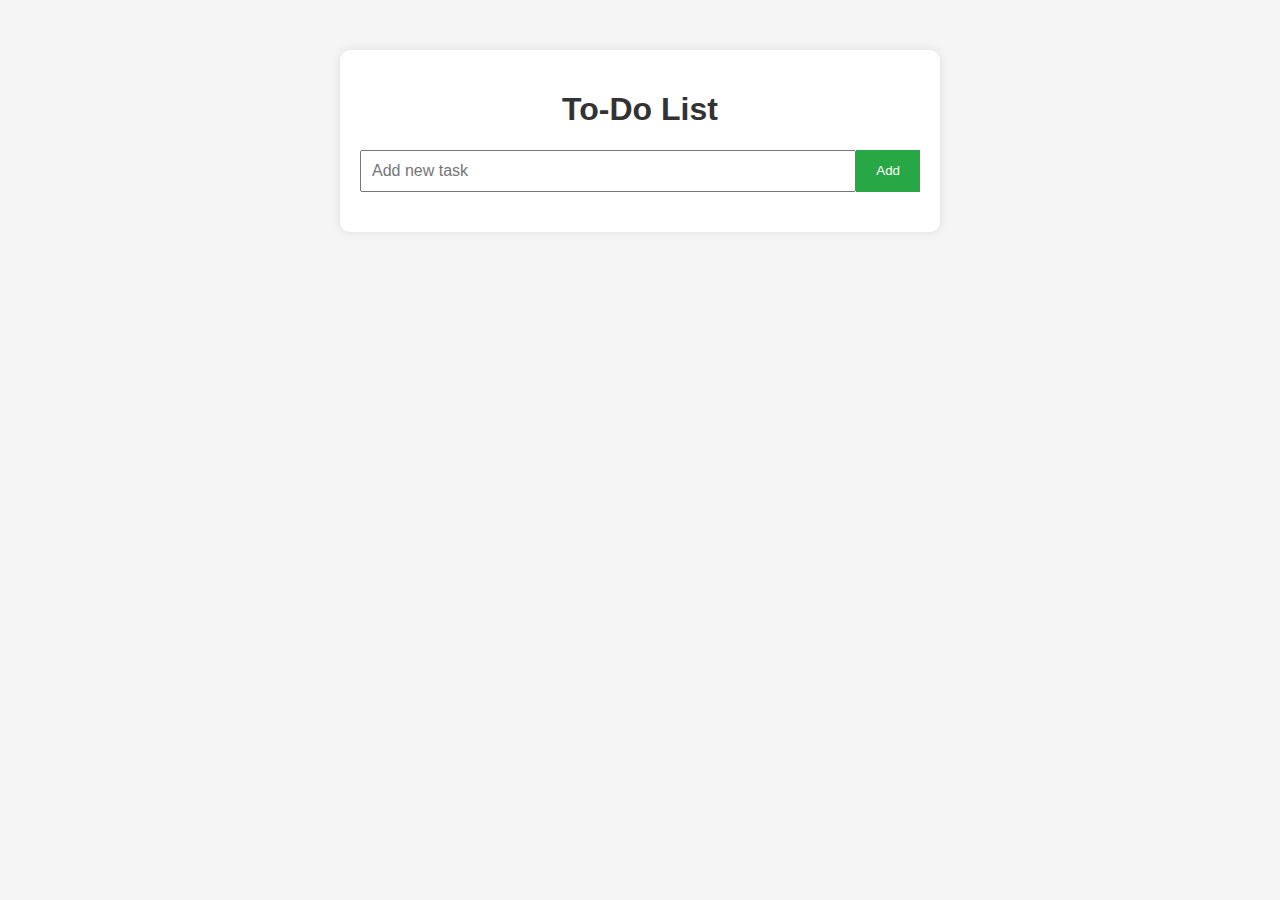
<file: task-5.html>
<!DOCTYPE html>
<html lang="en">
<head>
  <meta charset="UTF-8">
  <meta name="viewport" content="width=device-width, initial-scale=1.0">
  <title>To-Do List</title>
  <style>
    /* Reset box-sizing for consistent rendering */
    * {
      box-sizing: border-box;
    }

    /* Basic body styling */
    body {
      font-family: Arial, sans-serif;
      background-color: #f5f5f5;
      margin: 0;
      padding: 0;
    }

    /* Main container for the app */
    .container {
      max-width: 600px;
      margin: 50px auto;
      background: white;
      padding: 20px;
      border-radius: 10px;
      box-shadow: 0 0 10px rgba(0,0,0,0.1);
    }

    /* Header styling */
    h1 {
      text-align: center;
      color: #333;
    }

    /* Grouping input and button */
    .input-group {
      display: flex;
      margin-bottom: 20px;
    }

    /* Input field styling */
    .input-group input {
      flex: 1;
      padding: 10px;
      font-size: 16px;
    }

    /* Add button styling */
    .input-group button {
      padding: 10px 20px;
      background-color: #28a745;
      color: white;
      border: none;
      cursor: pointer;
    }

    /* Button hover effect */
    .input-group button:hover {
      background-color: #218838;
    }

    /* Task list styling */
    ul {
      list-style: none;
      padding: 0;
    }

    /* Individual task item */
    li {
      padding: 10px;
      background-color: #fafafa;
      margin-bottom: 10px;
      display: flex;
      justify-content: space-between;
      align-items: center;
      border-radius: 5px;
    }

    /* Style for completed tasks */
    .completed {
      text-decoration: line-through;
      color: #888;
    }

    /* Action buttons (complete, edit, delete) */
    .actions button {
      margin-left: 5px;
      background: none;
      border: none;
      cursor: pointer;
      font-size: 18px;
    }

    /* Hover effect for action buttons */
    .actions button:hover {
      color: red;
    }

    /* Responsive layout for smaller screens */
    @media (max-width: 600px) {
      .input-group {
        flex-direction: column;
      }
      .input-group input, .input-group button {
        width: 100%;
        margin-bottom: 10px;
      }
    }
  </style>
</head>
<body>
  <div class="container">
    <h1>To-Do List</h1>
    <!-- Input section to add new tasks -->
    <div class="input-group">
      <input type="text" id="taskInput" placeholder="Add new task">
      <button onclick="addTask()">Add</button>
    </div>
    <!-- Task list container -->
    <ul id="taskList"></ul>
  </div>

  <script>
    // Function to add a new task to the list
    function addTask() {
      const input = document.getElementById('taskInput'); // Get the input element
      const taskText = input.value.trim(); // Remove any whitespace

      // Do nothing if input is empty
      if (!taskText) return;

      // Create a new <li> element for the task
      const li = document.createElement('li');

      // Define the inner HTML of the task item with buttons for actions
      li.innerHTML = `
        <span class="task-text">${taskText}</span>
        <div class="actions">
          <button onclick="toggleComplete(this)">&#10003;</button> <!-- Mark as complete -->
          <button onclick="editTask(this)">&#9998;</button> <!-- Edit task -->
          <button onclick="deleteTask(this)">&#10060;</button> <!-- Delete task -->
        </div>
      `;

      // Append the new task to the task list
      document.getElementById('taskList').appendChild(li);

      // Clear the input field
      input.value = '';
    }

    // Function to mark a task as completed or uncompleted
    function toggleComplete(btn) {
      const li = btn.closest('li'); // Get the parent list item
      li.classList.toggle('completed'); // Toggle the "completed" CSS class
    }

    // Function to delete a task from the list
    function deleteTask(btn) {
      btn.closest('li').remove(); // Remove the parent list item from the DOM
    }

    // Function to edit the text of an existing task
    function editTask(btn) {
      const li = btn.closest('li'); // Get the parent list item
      const taskText = li.querySelector('.task-text'); // Get the text element
      const newTask = prompt("Edit task:", taskText.textContent); // Prompt user for new task

      // If user provided new valid input, update the task text
      if (newTask !== null && newTask.trim() !== '') {
        taskText.textContent = newTask;
      }
    }
  </script>
</body> 
</html>
</file>
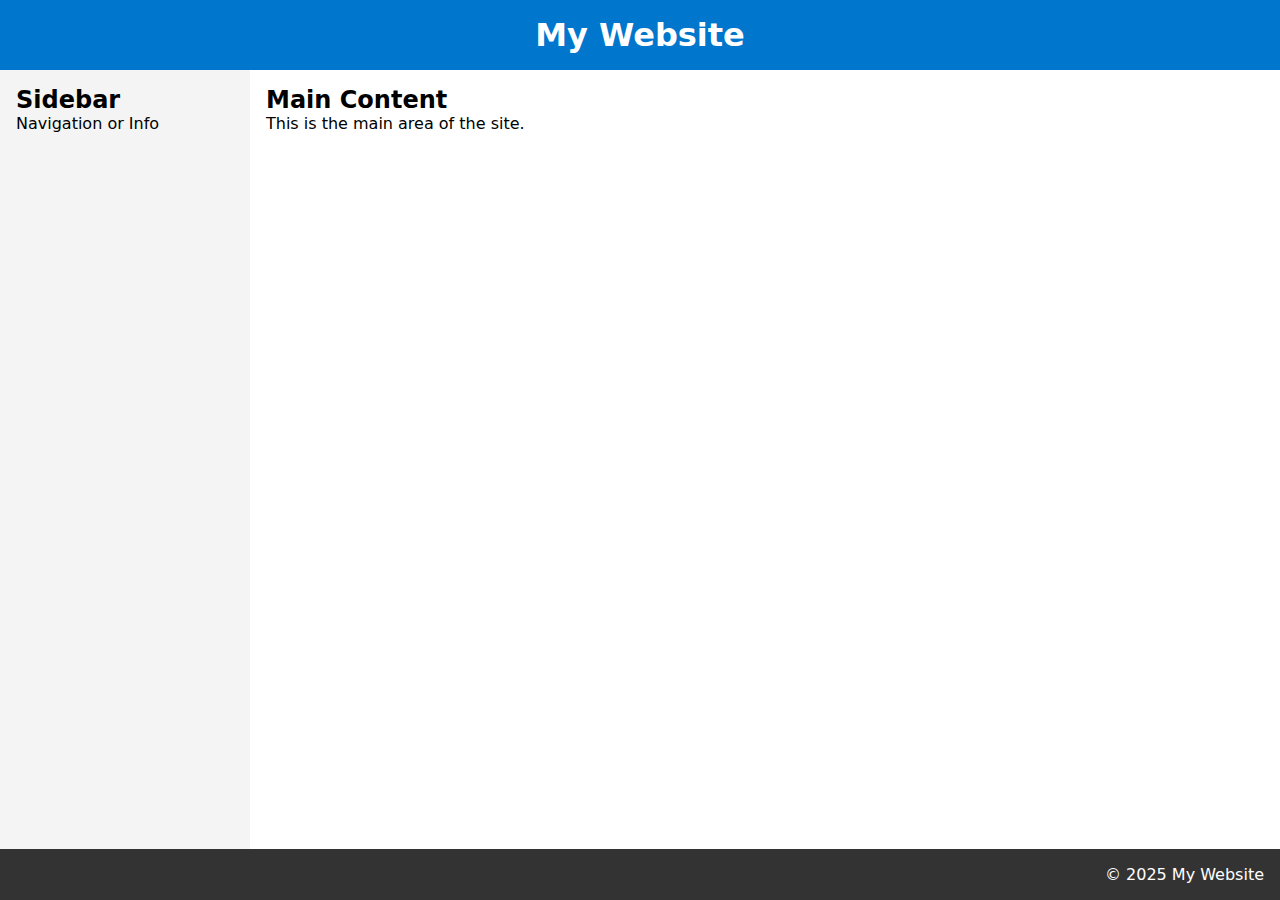
<file: task3-reswebpage.html>
<!DOCTYPE html>
<html lang="en">
<head>
  <meta charset="UTF-8" />
  <meta name="viewport" content="width=device-width, initial-scale=1.0"/>
  <title>Responsive Layout</title>
<style>
  * {
    box-sizing: border-box;
    margin: 0;
    padding: 0;
  }
  html, body {
    height: 100%;
    margin: 0;
  }
  body {
    display: flex;
    flex-direction: column;
    font-family: system-ui, -apple-system, BlinkMacSystemFont, 'Segoe UI', Roboto, Oxygen, Ubuntu, Cantarell, 'Open Sans', 'Helvetica Neue', sans-serif;
  }
  .container {
    flex: 1; /* Fills the available space */
    display: grid;
    grid-template-areas:
      "header header"
      "sidebar main"
      "footer footer";
    grid-template-columns: 250px 1fr;
    grid-template-rows: auto 1fr auto;
  }
  header {
    grid-area: header;
    background: #0077cc;
    color: white;
    padding: 1rem;
    text-align: center;
  }
  aside {
    grid-area: sidebar;
    background: #f4f4f4;
    padding: 1rem;
  }
  main {
    grid-area: main;
    padding: 1rem;
  }
  footer {
    grid-area: footer;
    background: #333;
    color: white;
    text-align: right;
    padding: 1rem;
  }

  
  @media (max-width: 700px) {
    .container {
      display: flex;
      flex-direction: column;
      flex: 1; 
    }
    header, aside, main, footer {
      width: 100%;
    }
    footer {
      margin-top: auto; 
    }
  }
</style>

</head>
<body>
  <div class="container">
    <header>
      <h1>My Website</h1>
    </header>
    <aside>
      <h2>Sidebar</h2>
      <p>Navigation or Info</p>
    </aside>
    <main>
      <h2>Main Content</h2>
      <p>This is the main area of the site.</p>
    </main>
    <footer>
      <p>&copy; 2025 My Website</p>
    </footer>
  </div>
</body>
</html>
</file>
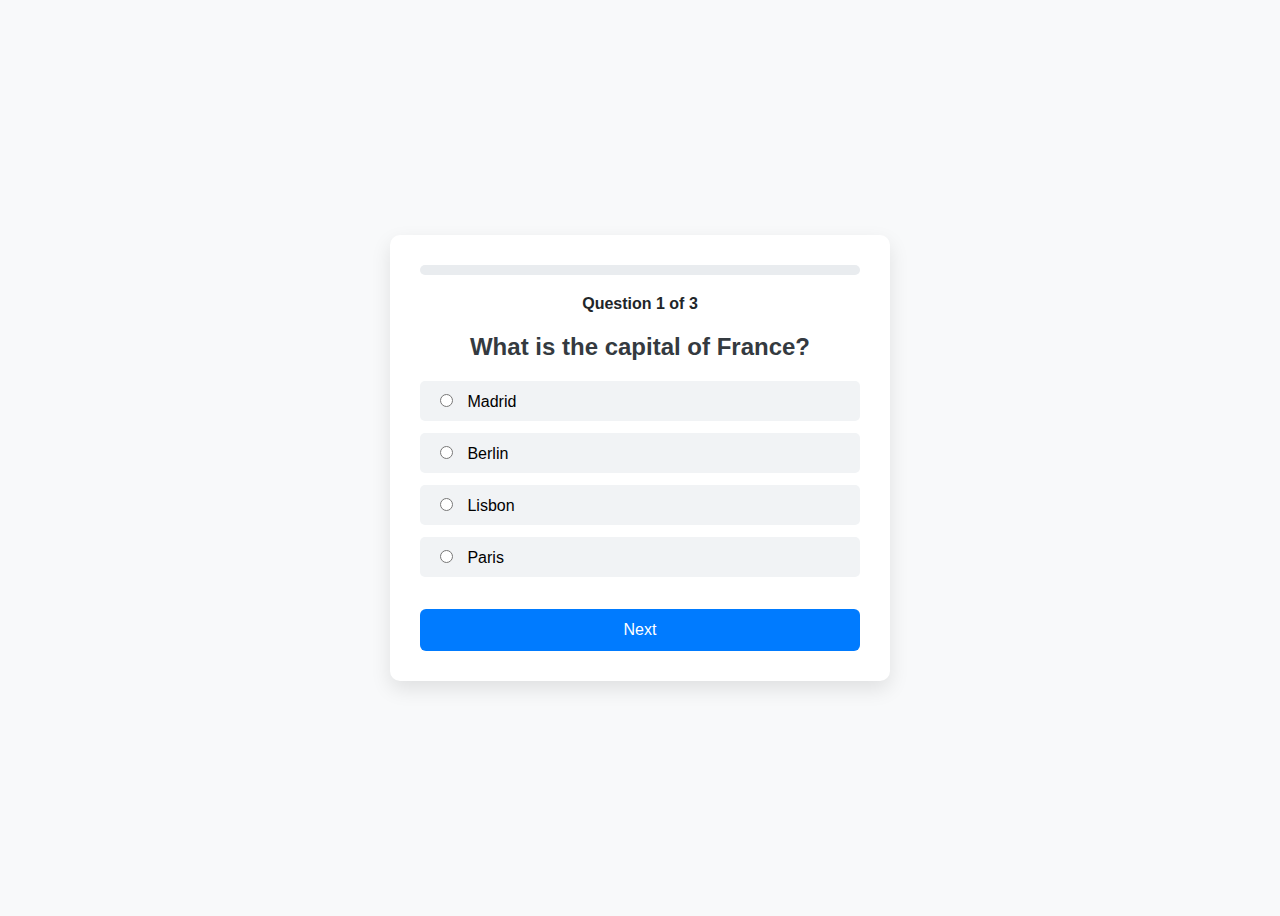
<file: task4.html>
<!DOCTYPE html>
<html lang="en">
<head>
  <meta charset="UTF-8" />
  <meta name="viewport" content="width=device-width, initial-scale=1.0" />
  <title>Quiz App</title>

  <style>
    /* Reset box-sizing for consistent layout */
    * {
      box-sizing: border-box;   
    }

    /* Set up a basic body style */
    body {
      font-family: 'Segoe UI', sans-serif;
      background: #f8f9fa;
      display: flex;
      justify-content: center;
      align-items: center;
      min-height: 100vh;
      padding: 20px;
    }

    /* Main quiz container */
    .quiz-container {
      background: rgb(255, 255, 255);
      max-width: 500px;
      width: 100%;
      padding: 30px;
      border-radius: 10px;
      box-shadow: 0 8px 20px rgba(0, 0, 0, 0.1);
      text-align: center;
    }

    /* Question text */
    h2 {
      margin-bottom: 20px;
      font-size: 24px;
      color: #343a40;
    }

    /* Each option */
    .option {
      margin-bottom: 12px;
      background: #f1f3f5;
      padding: 10px 15px;
      border-radius: 5px;
      cursor: pointer;
      text-align: left;
    }

    /* Highlight selected option */
    .option.selected {
      background-color: #cfe2ff;
    }

    /* Radio button spacing */
    .option input {
      margin-right: 10px;
    }

    /* Button styling */
    button {
      margin-top: 20px;
      padding: 12px;
      width: 100%;
      background: #007bff;
      color: white;
      border: none;
      border-radius: 6px;
      font-size: 16px;
      cursor: pointer;
      transition: background 0.3s ease;
    }

    button:hover {
      background: #0056b3;
    }

    /* Result, progress and feedback styling */
    .result, .progress, .feedback {
      margin-top: 20px;
      font-weight: bold;
      color: #212529;
    }

    /* Progress bar background */
    .progress-bar {
      background: #e9ecef;
      border-radius: 5px;
      overflow: hidden;
      margin-bottom: 10px;
      height: 10px;
    }

    /* Fill of the progress bar */
    .progress-bar-fill {
      height: 100%;
      width: 0;
      background: #007bff;
      transition: width 0.3s ease;
    }
  </style>
</head>

<body>
  <!-- Quiz UI Structure -->
  <div class="quiz-container">
    <div class="progress-bar">
      <div id="progress-bar-fill" class="progress-bar-fill"></div>
    </div>
    <div class="progress" id="progress">Question 1 of 3</div>
    <h2 id="question">Loading...</h2>
    <div id="options"></div>
    <p class="feedback" id="feedback"></p>
    <button id="nextBtn">Next</button>
  </div>

  <script>
    // Quiz questions, options, and correct answers
    const quizData = [
      {
        question: "What is the capital of France?",
        options: ["Berlin", "Madrid", "Paris", "Lisbon"],
        answer: "Paris"
      },
      {
        question: "Which planet is known as the Red Planet?",
        options: ["Earth", "Mars", "Jupiter", "Saturn"],
        answer: "Mars"
      },
      {
        question: "Who wrote 'Romeo and Juliet'?",
        options: ["Shakespeare", "Tolstoy", "Hemingway", "Tagore"],
        answer: "Shakespeare"
      }
    ];

    // State tracking variables
    let currentQuestion = 0; // Current question index
    let score = 0; // Number of correct answers
    let answered = false; // Prevents selecting answer after submission

    // DOM references
    const questionEl = document.getElementById("question");
    const optionsEl = document.getElementById("options");
    const feedbackEl = document.getElementById("feedback");
    const progressEl = document.getElementById("progress");
    const progressBarFill = document.getElementById("progress-bar-fill");
    const nextBtn = document.getElementById("nextBtn");

    // Shuffle options randomly
    function shuffle(array) {
      return array.sort(() => Math.random() - 0.5);
    }

    // Load a question on the screen
    function loadQuestion() {
      answered = false; // Reset answered state
      const questionData = quizData[currentQuestion];

      // Set question and progress text
      questionEl.innerText = questionData.question;
      progressEl.innerText = `Question ${currentQuestion + 1} of ${quizData.length}`;

      // Update progress bar
      progressBarFill.style.width = `${((currentQuestion) / quizData.length) * 100}%`;

      // Shuffle and display options
      const shuffledOptions = shuffle([...questionData.options]);
      optionsEl.innerHTML = shuffledOptions.map(opt =>
        `<div class="option">
          <label><input type="radio" name="answer" value="${opt}"> ${opt}</label>
        </div>`
      ).join("");

      // Hide previous feedback
      feedbackEl.textContent = "";
      feedbackEl.style.display = "none";

      // Handle option selection
      document.querySelectorAll(".option").forEach(option => {
        option.addEventListener("click", () => {
          if (answered) return; // Prevent changing after answering
          document.querySelectorAll(".option").forEach(o => o.classList.remove("selected"));
          option.classList.add("selected");
          option.querySelector("input").checked = true;
        });
      });
    }

    // Display final result
    function showResult() {
      const container = document.querySelector(".quiz-container");
      container.innerHTML = `
        <h2>Quiz Completed</h2>
        <p class="result">You scored ${score} out of ${quizData.length}</p>
        <p class="result">${
          score === quizData.length ? "🎉 Excellent!" :
          score >= 2 ? "🙂 Good Job!" : "😐 Try Again!"}</p>
        <button onclick="location.reload()">Restart Quiz</button>
      `;
    }

    // Handle Next button click
    nextBtn.addEventListener("click", () => {
      if (answered) return; // Prevent multiple clicks

      const selected = document.querySelector('input[name="answer"]:checked');
      if (!selected) {
        alert("Please select an answer before proceeding.");
        return;
      }

      answered = true; // Mark question as answered

      // Check if the answer is correct
      const isCorrect = selected.value === quizData[currentQuestion].answer;
      if (isCorrect) {
        score++;
        feedbackEl.textContent = "Correct!";
        feedbackEl.style.color = "green";
      } else {
        feedbackEl.textContent = `Wrong! Correct answer is: ${quizData[currentQuestion].answer}`;
        feedbackEl.style.color = "red";
      }

      // Show feedback
      feedbackEl.style.display = "block";

      // Wait 1 second before loading next question
      setTimeout(() => {
        currentQuestion++;
        if (currentQuestion < quizData.length) {
          loadQuestion();
        } else {
          progressBarFill.style.width = '100%';
          showResult();
        }
      }, 1000);
    });

    // Initialize quiz on page load
    loadQuestion();
  </script>
</body>
</html>
</file>
